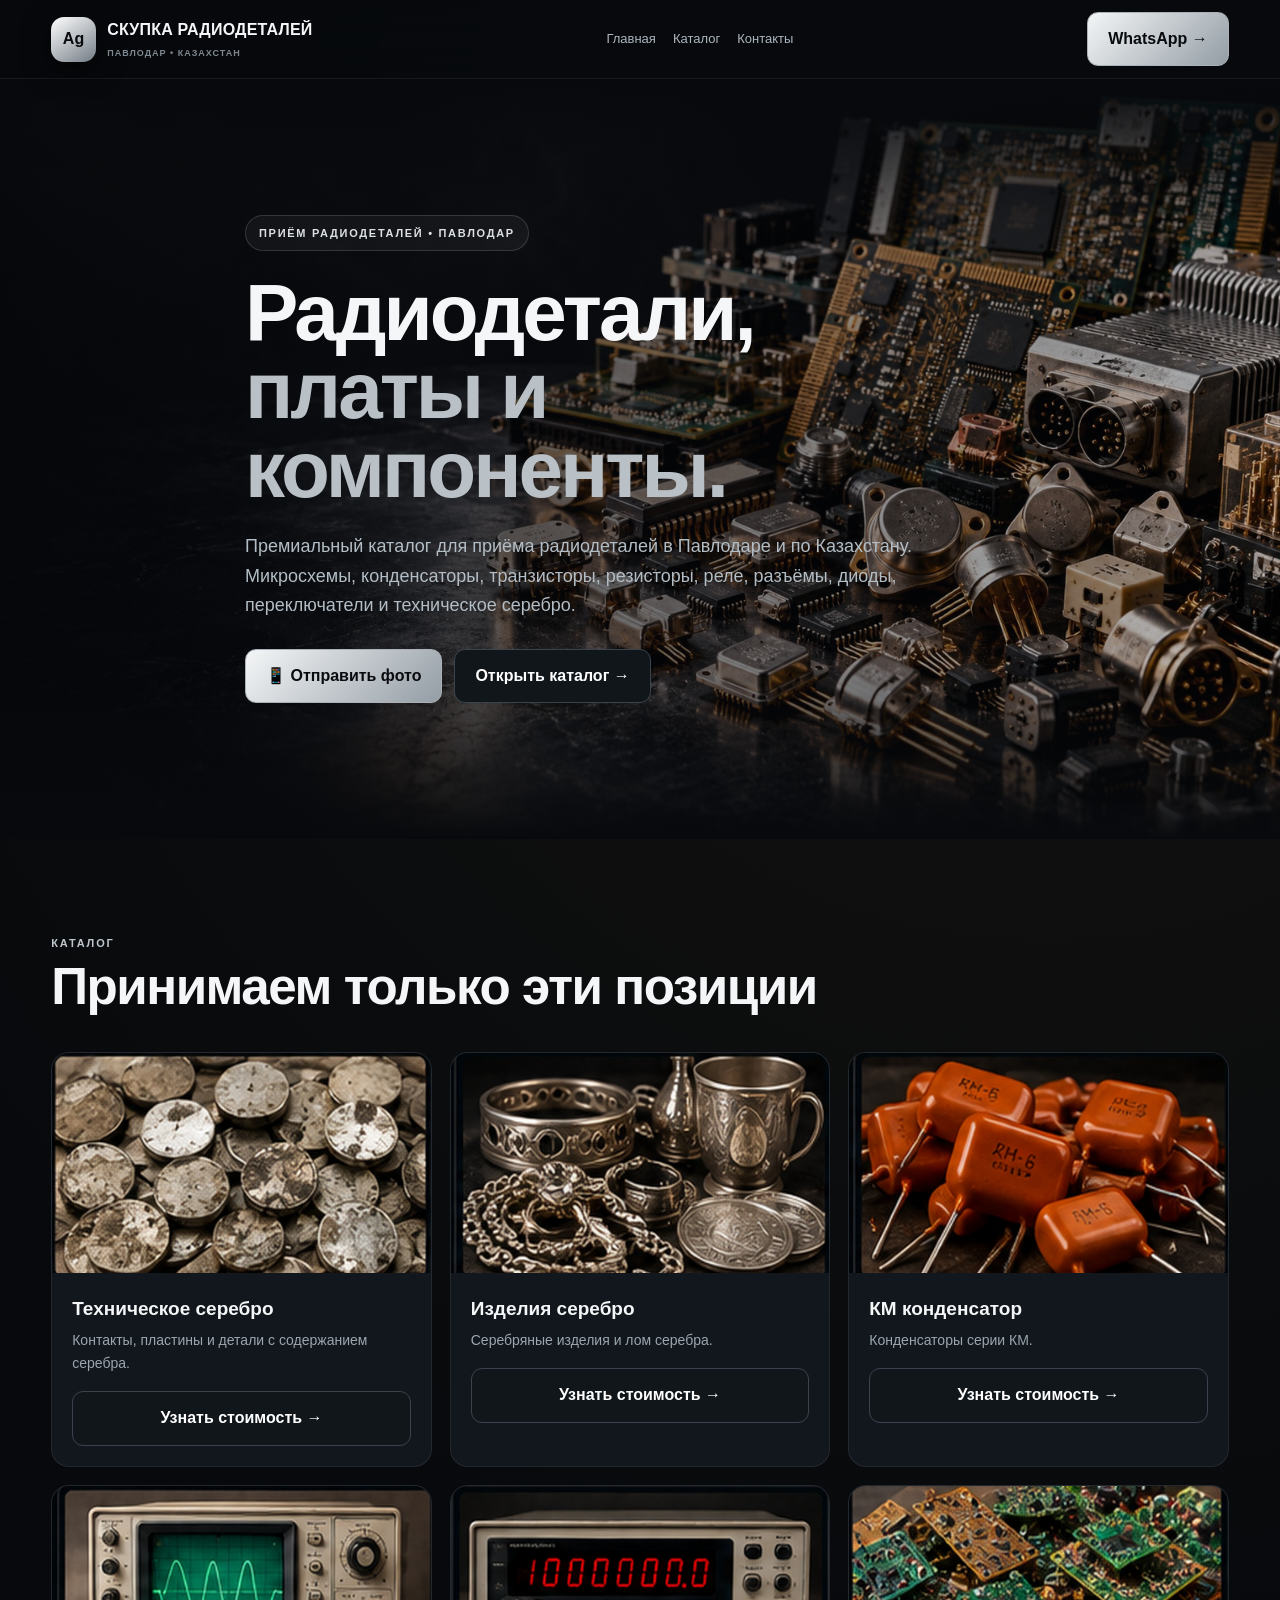
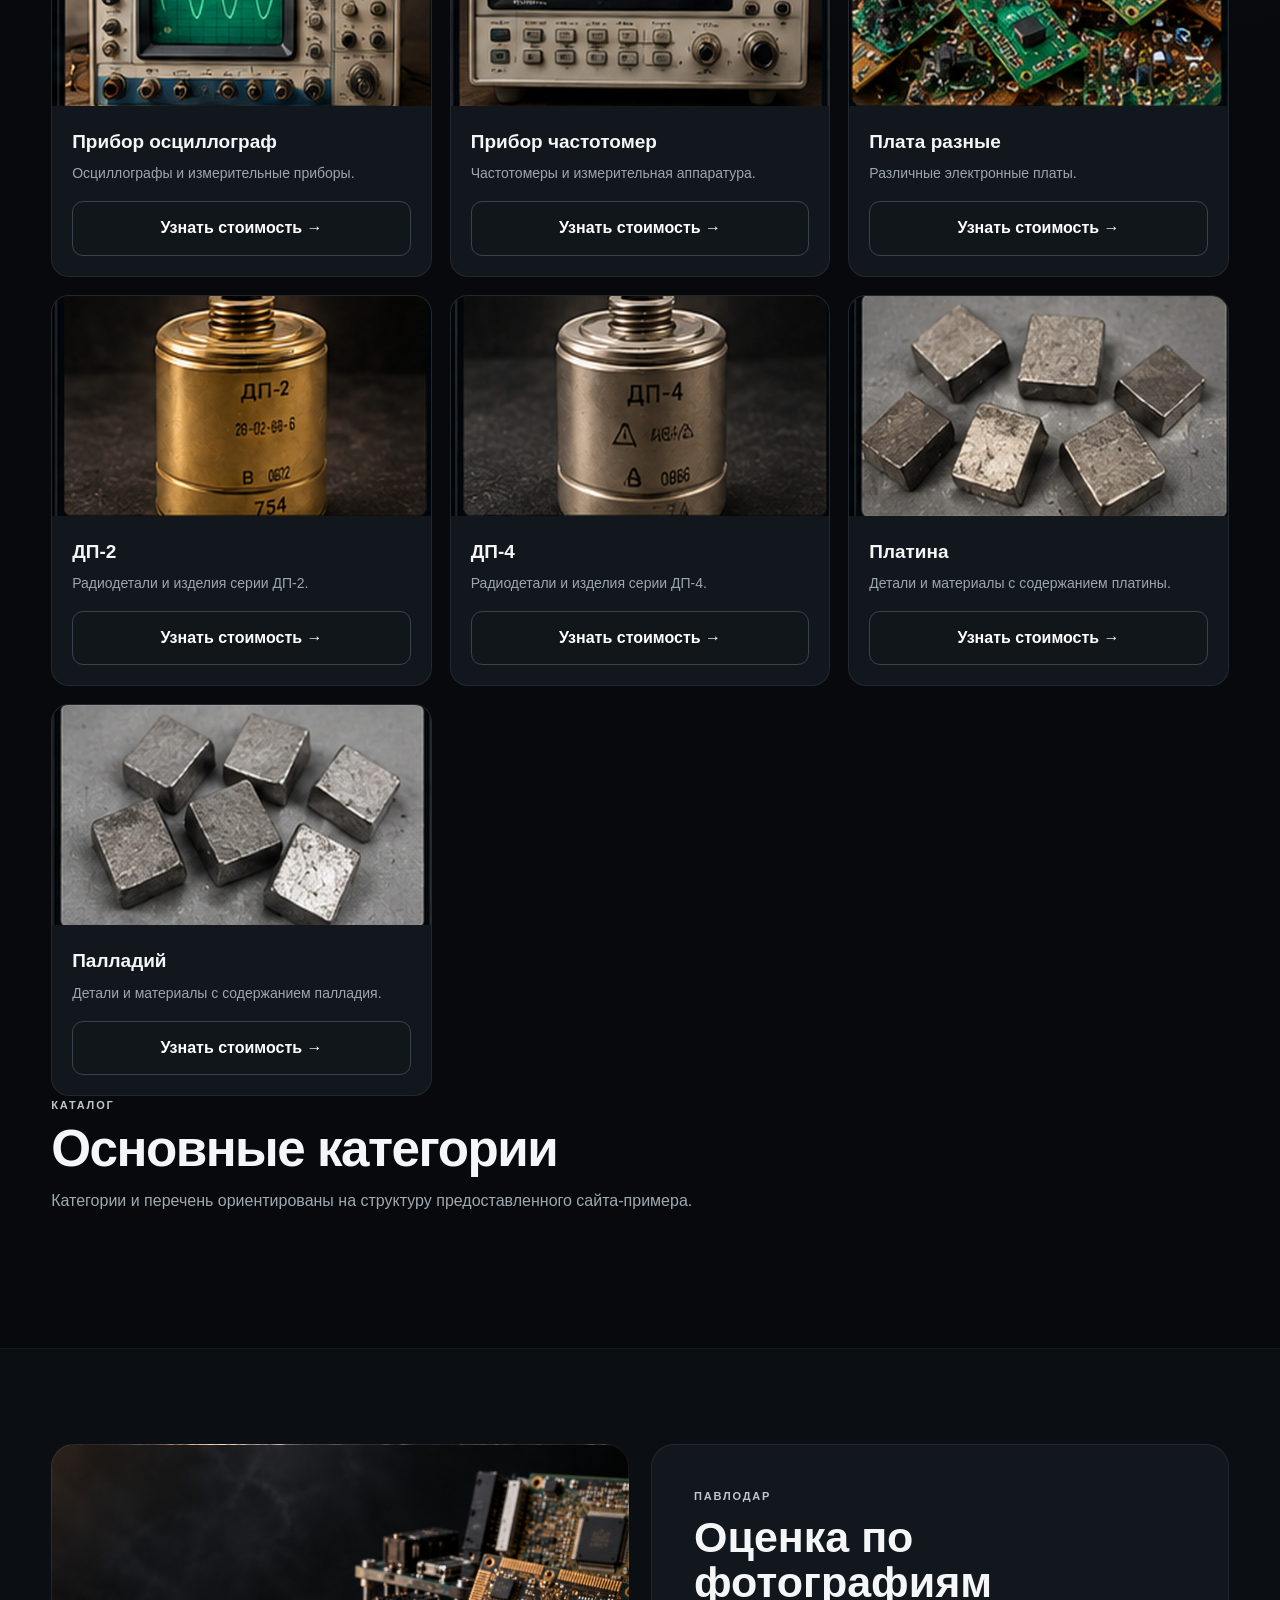
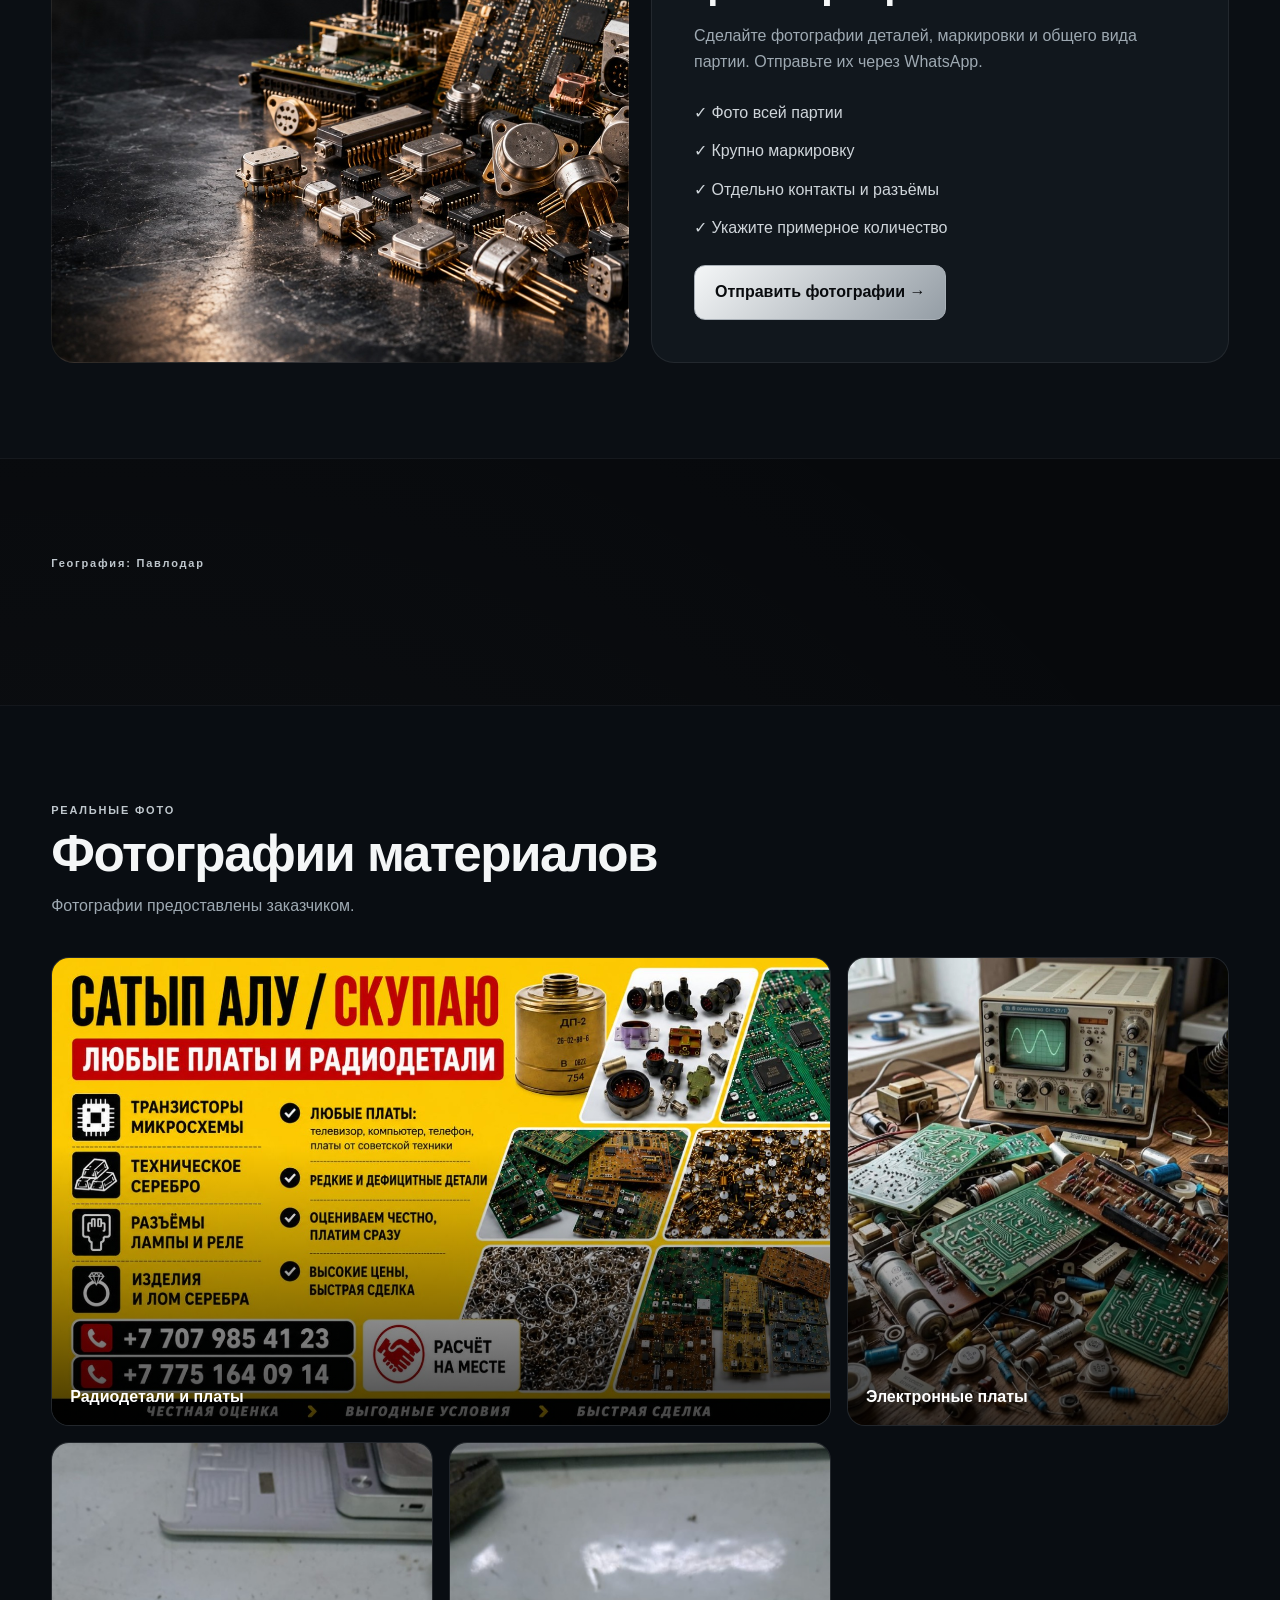
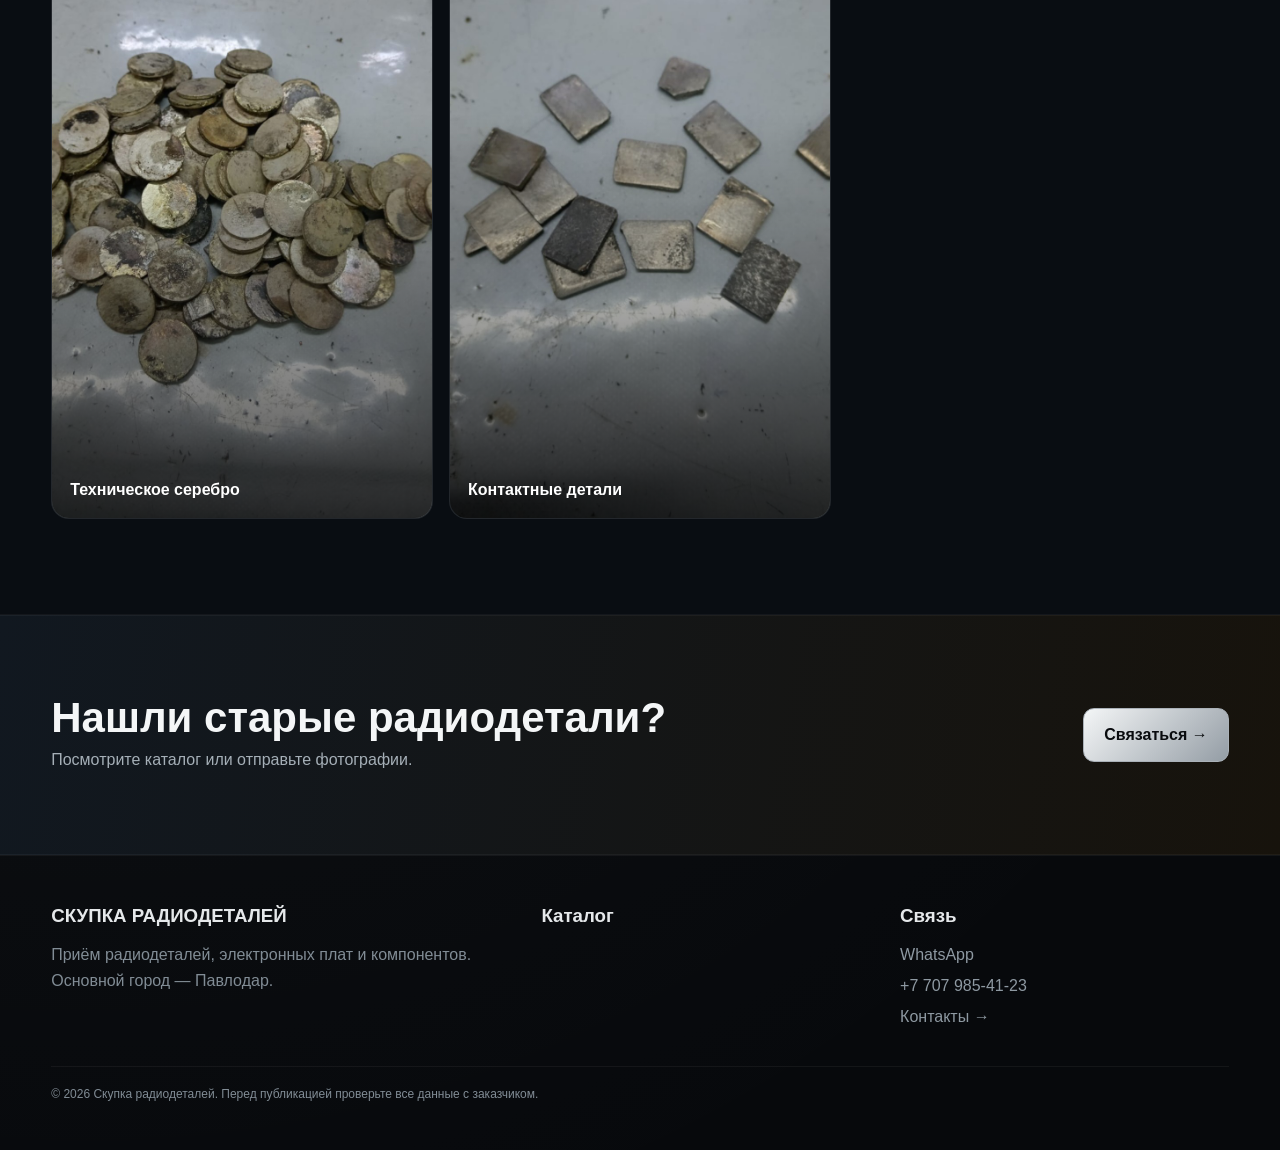
<file: index.html>
<!doctype html><html lang="ru"><head><meta charset="utf-8"><meta name="viewport" content="width=device-width,initial-scale=1"><title>Скупка радиодеталей в Павлодаре | Радиодетали Павлодар</title><meta name="description" content="Скупка радиодеталей в Павлодаре: техническое и изделия из серебра, КМ конденсаторы, платы, ДП-2, ДП-4, осциллографы, частотомеры, платина и палладий."><meta name="robots" content="index,follow"><link rel="stylesheet" href="style.css">  <link rel="icon" href="favicon.ico" type="image/x-icon">
</head><body>
<header class="header"><div class="container nav">
<a class="logo" href="index.html" class="active"><span class="logo-mark">Ag</span><span>СКУПКА РАДИОДЕТАЛЕЙ<small>ПАВЛОДАР • КАЗАХСТАН</small></span></a>
<button class="menu-btn">☰</button>
<nav class="menu">
<a href="index.html">Главная</a><a href="catalog.html">Каталог</a><a href="contacts.html">Контакты</a>
</nav><a class="btn navbtn" href="https://wa.me/77079854123"">WhatsApp →</a>
</div></header>

<main>
<section class="hero"><div class="container hero-content"><span class="badge">ПРИЁМ РАДИОДЕТАЛЕЙ • ПАВЛОДАР</span><h1>Радиодетали,<span>платы и компоненты.</span></h1><p>Премиальный каталог для приёма радиодеталей в Павлодаре и по Казахстану. Микросхемы, конденсаторы, транзисторы, резисторы, реле, разъёмы, диоды, переключатели и техническое серебро.</p><div class="actions"><a class="btn" href="https://wa.me/77079854123"">📱 Отправить фото</a><a class="btn btn-dark" href="catalog.html">Открыть каталог →</a></div></div></section>
<section class="section"><div class="container"><div class="head"><div class="eyebrow">КАТАЛОГ</div><h2>Принимаем только эти позиции</h2></div><div class="catalog"><article class="product">
<img src="tech_silver.jpg" alt="Техническое серебро" loading="lazy">
<div class="product-body">
<h3>Техническое серебро</h3>
<p>Контакты, пластины и детали с содержанием серебра.</p>
<a class="btn btn-dark" href="contacts.html">Узнать стоимость →</a>
</div></article><article class="product">
<img src="silver_products.jpg" alt="Изделия серебро" loading="lazy">
<div class="product-body">
<h3>Изделия серебро</h3>
<p>Серебряные изделия и лом серебра.</p>
<a class="btn btn-dark" href="contacts.html">Узнать стоимость →</a>
</div></article><article class="product">
<img src="km_condensator.jpg" alt="КМ конденсатор" loading="lazy">
<div class="product-body">
<h3>КМ конденсатор</h3>
<p>Конденсаторы серии КМ.</p>
<a class="btn btn-dark" href="contacts.html">Узнать стоимость →</a>
</div></article><article class="product">
<img src="oscilloscope.jpg" alt="Прибор осциллограф" loading="lazy">
<div class="product-body">
<h3>Прибор осциллограф</h3>
<p>Осциллографы и измерительные приборы.</p>
<a class="btn btn-dark" href="contacts.html">Узнать стоимость →</a>
</div></article><article class="product">
<img src="frequency_meter.jpg" alt="Прибор частотомер" loading="lazy">
<div class="product-body">
<h3>Прибор частотомер</h3>
<p>Частотомеры и измерительная аппаратура.</p>
<a class="btn btn-dark" href="contacts.html">Узнать стоимость →</a>
</div></article><article class="product">
<img src="boards.jpg" alt="Плата разные" loading="lazy">
<div class="product-body">
<h3>Плата разные</h3>
<p>Различные электронные платы.</p>
<a class="btn btn-dark" href="contacts.html">Узнать стоимость →</a>
</div></article><article class="product">
<img src="dp2.jpg" alt="ДП-2" loading="lazy">
<div class="product-body">
<h3>ДП-2</h3>
<p>Радиодетали и изделия серии ДП-2.</p>
<a class="btn btn-dark" href="contacts.html">Узнать стоимость →</a>
</div></article><article class="product">
<img src="dp4.jpg" alt="ДП-4" loading="lazy">
<div class="product-body">
<h3>ДП-4</h3>
<p>Радиодетали и изделия серии ДП-4.</p>
<a class="btn btn-dark" href="contacts.html">Узнать стоимость →</a>
</div></article><article class="product">
<img src="platinum.jpg" alt="Платина" loading="lazy">
<div class="product-body">
<h3>Платина</h3>
<p>Детали и материалы с содержанием платины.</p>
<a class="btn btn-dark" href="contacts.html">Узнать стоимость →</a>
</div></article><article class="product">
<img src="palladium.jpg" alt="Палладий" loading="lazy">
<div class="product-body">
<h3>Палладий</h3>
<p>Детали и материалы с содержанием палладия.</p>
<a class="btn btn-dark" href="contacts.html">Узнать стоимость →</a>
</div></article></div></div><div class="container"><div class="head"><div class="eyebrow">КАТАЛОГ</div><h2>Основные категории</h2><p>Категории и перечень ориентированы на структуру предоставленного сайта-примера.</p></div>
<div class="grid">




</div></div></section>
<section class="section alt"><div class="container feature"><div class="photo"></div><div class="copy"><div class="eyebrow">ПАВЛОДАР</div><h2>Оценка по фотографиям</h2><p>Сделайте фотографии деталей, маркировки и общего вида партии. Отправьте их через WhatsApp.</p><div class="checks"><div>✓ Фото всей партии</div><div>✓ Крупно маркировку</div><div>✓ Отдельно контакты и разъёмы</div><div>✓ Укажите примерное количество</div></div><a class="btn" href="https://wa.me/77079854123"">Отправить фотографии →</a></div></div></section>
<section class="section"><div class="container"><div class="head"><div class="eyebrow">География: Павлодар</div></div></section>

<section class="section client-gallery">
<div class="container">
<div class="head">
<div class="eyebrow">РЕАЛЬНЫЕ ФОТО</div>
<h2>Фотографии материалов</h2>
<p>Фотографии предоставлены заказчиком.</p>
</div>
<div class="client-gallery-grid">
<a class="client-photo client-photo-wide" href="real_banner.jpg" target="_blank"><img src="real_banner.jpg" alt="Радиодетали и платы"><span>Радиодетали и платы</span></a>
<a class="client-photo" href="real_boards.jpg" target="_blank"><img src="real_boards.jpg" alt="Электронные платы"><span>Электронные платы</span></a>
<a class="client-photo" href="real_silver.jpg" target="_blank"><img src="real_silver.jpg" alt="Техническое серебро"><span>Техническое серебро</span></a>
<a class="client-photo" href="real_contacts.jpg" target="_blank"><img src="real_contacts.jpg" alt="Контактные детали"><span>Контактные детали</span></a>
</div>
</div>
</section>
<section class="cta"><div class="container cta-inner"><div><h2>Нашли старые радиодетали?</h2><p>Посмотрите каталог или отправьте фотографии.</p></div><a class="btn" href="https://wa.me/77079854123"">Связаться →</a></div></section>
</main>
<footer class="footer"><div class="container"><div class="footer-grid">
<div><h3>СКУПКА РАДИОДЕТАЛЕЙ</h3><p>Приём радиодеталей, электронных плат и компонентов. Основной город — Павлодар.</p></div>
<div><h3>Каталог</h3></div>
<div><h3>Связь</h3><a href="https://wa.me/77774174775">WhatsApp</a><a href="tel:+77079854123"">+7 707 985-41-23</a><a href="contacts.html">Контакты →</a></div>
</div><div class="bottom">© <span data-year>2026</span> Скупка радиодеталей. Перед публикацией проверьте все данные с заказчиком.</div></div></footer>
<script src="script.js"></script></body></html>
</file>
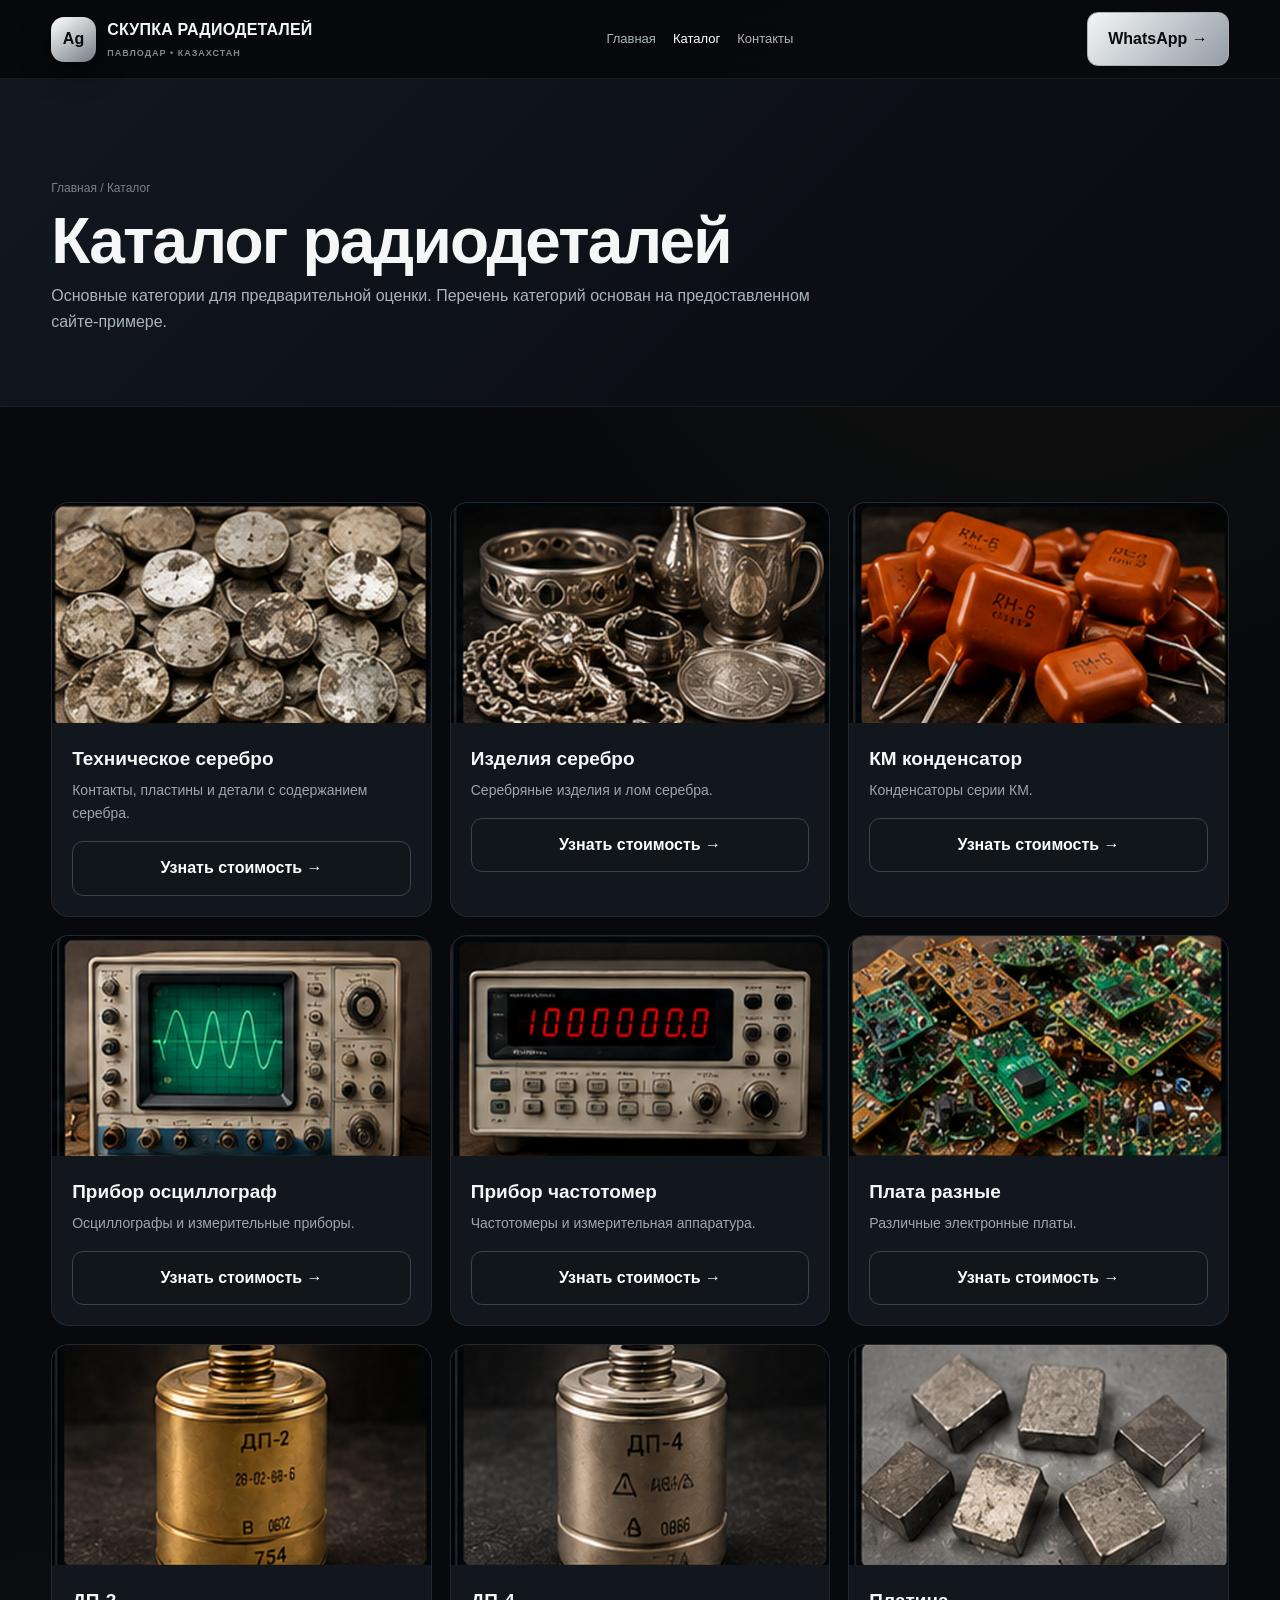
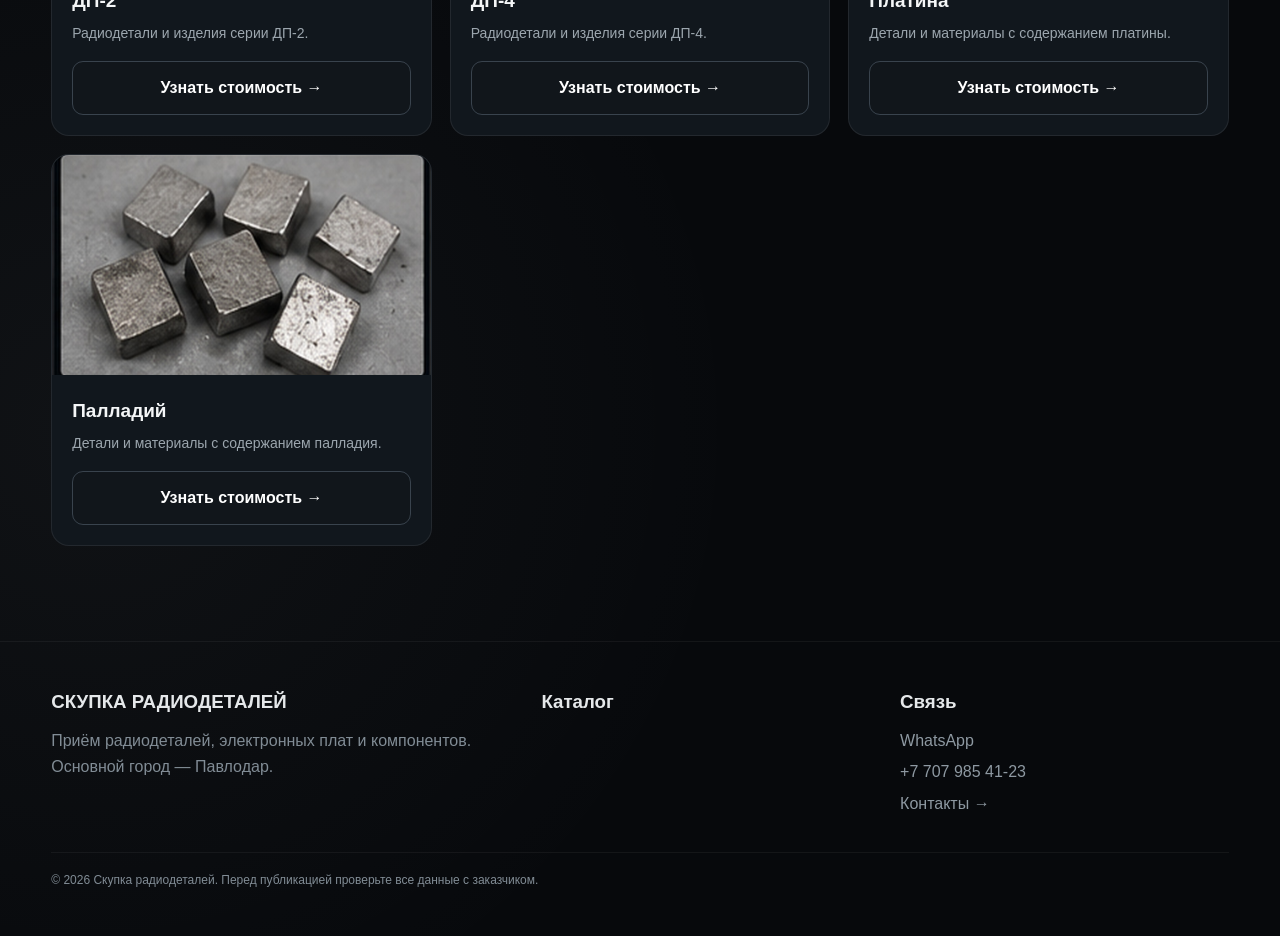
<file: catalog.html>
<!doctype html><html lang="ru"><head><meta charset="utf-8"><meta name="viewport" content="width=device-width,initial-scale=1"><title>Скупка радиодеталей в Павлодаре | Каталог</title><meta name="description" content="Скупка радиодеталей в Павлодаре: техническое и изделия из серебра, КМ конденсаторы, платы, ДП-2, ДП-4, осциллографы, частотомеры, платина и палладий."><meta name="robots" content="index,follow"><link rel="stylesheet" href="style.css">  <link rel="icon" href="favicon.ico" type="image/x-icon">
</head><body>
<header class="header"><div class="container nav">
<a class="logo" href="index.html"><span class="logo-mark">Ag</span><span>СКУПКА РАДИОДЕТАЛЕЙ<small>ПАВЛОДАР • КАЗАХСТАН</small></span></a>
<button class="menu-btn">☰</button>
<nav class="menu">
<a href="index.html">Главная</a><a href="catalog.html" class="active">Каталог</a><a href="contacts.html">Контакты</a>
</nav><a class="btn navbtn" href="https://wa.me/77079854123""">WhatsApp →</a>
</div></header>
<main><div class="page-hero"><div class="container"><div class="crumb">Главная / Каталог</div><h1>Каталог радиодеталей</h1><p>Основные категории для предварительной оценки. Перечень категорий основан на предоставленном сайте-примере.</p></div></div><section class="section"><div class="container"><div class="catalog"><article class="product">
<img src="tech_silver.jpg" alt="Техническое серебро" loading="lazy">
<div class="product-body">
<h3>Техническое серебро</h3>
<p>Контакты, пластины и детали с содержанием серебра.</p>
<a class="btn btn-dark" href="contacts.html">Узнать стоимость →</a>
</div></article><article class="product">
<img src="silver_products.jpg" alt="Изделия серебро" loading="lazy">
<div class="product-body">
<h3>Изделия серебро</h3>
<p>Серебряные изделия и лом серебра.</p>
<a class="btn btn-dark" href="contacts.html">Узнать стоимость →</a>
</div></article><article class="product">
<img src="km_condensator.jpg" alt="КМ конденсатор" loading="lazy">
<div class="product-body">
<h3>КМ конденсатор</h3>
<p>Конденсаторы серии КМ.</p>
<a class="btn btn-dark" href="contacts.html">Узнать стоимость →</a>
</div></article><article class="product">
<img src="oscilloscope.jpg" alt="Прибор осциллограф" loading="lazy">
<div class="product-body">
<h3>Прибор осциллограф</h3>
<p>Осциллографы и измерительные приборы.</p>
<a class="btn btn-dark" href="contacts.html">Узнать стоимость →</a>
</div></article><article class="product">
<img src="frequency_meter.jpg" alt="Прибор частотомер" loading="lazy">
<div class="product-body">
<h3>Прибор частотомер</h3>
<p>Частотомеры и измерительная аппаратура.</p>
<a class="btn btn-dark" href="contacts.html">Узнать стоимость →</a>
</div></article><article class="product">
<img src="boards.jpg" alt="Плата разные" loading="lazy">
<div class="product-body">
<h3>Плата разные</h3>
<p>Различные электронные платы.</p>
<a class="btn btn-dark" href="contacts.html">Узнать стоимость →</a>
</div></article><article class="product">
<img src="dp2.jpg" alt="ДП-2" loading="lazy">
<div class="product-body">
<h3>ДП-2</h3>
<p>Радиодетали и изделия серии ДП-2.</p>
<a class="btn btn-dark" href="contacts.html">Узнать стоимость →</a>
</div></article><article class="product">
<img src="dp4.jpg" alt="ДП-4" loading="lazy">
<div class="product-body">
<h3>ДП-4</h3>
<p>Радиодетали и изделия серии ДП-4.</p>
<a class="btn btn-dark" href="contacts.html">Узнать стоимость →</a>
</div></article><article class="product">
<img src="platinum.jpg" alt="Платина" loading="lazy">
<div class="product-body">
<h3>Платина</h3>
<p>Детали и материалы с содержанием платины.</p>
<a class="btn btn-dark" href="contacts.html">Узнать стоимость →</a>
</div></article><article class="product">
<img src="palladium.jpg" alt="Палладий" loading="lazy">
<div class="product-body">
<h3>Палладий</h3>
<p>Детали и материалы с содержанием палладия.</p>
<a class="btn btn-dark" href="contacts.html">Узнать стоимость →</a>
</div></article></div></div></section></main>
<footer class="footer"><div class="container"><div class="footer-grid">
<div><h3>СКУПКА РАДИОДЕТАЛЕЙ</h3><p>Приём радиодеталей, электронных плат и компонентов. Основной город — Павлодар.</p></div>
<div><h3>Каталог</h3></div>
<div><h3>Связь</h3><a href="https://wa.me/77079854123"">WhatsApp</a><a href="tel:+77079854123"">+7 707 985 41-23</a><a href="contacts.html">Контакты →</a></div>
</div><div class="bottom">© <span data-year>2026</span> Скупка радиодеталей. Перед публикацией проверьте все данные с заказчиком.</div></div></footer>
<script src="script.js"></script></body></html>
</file>
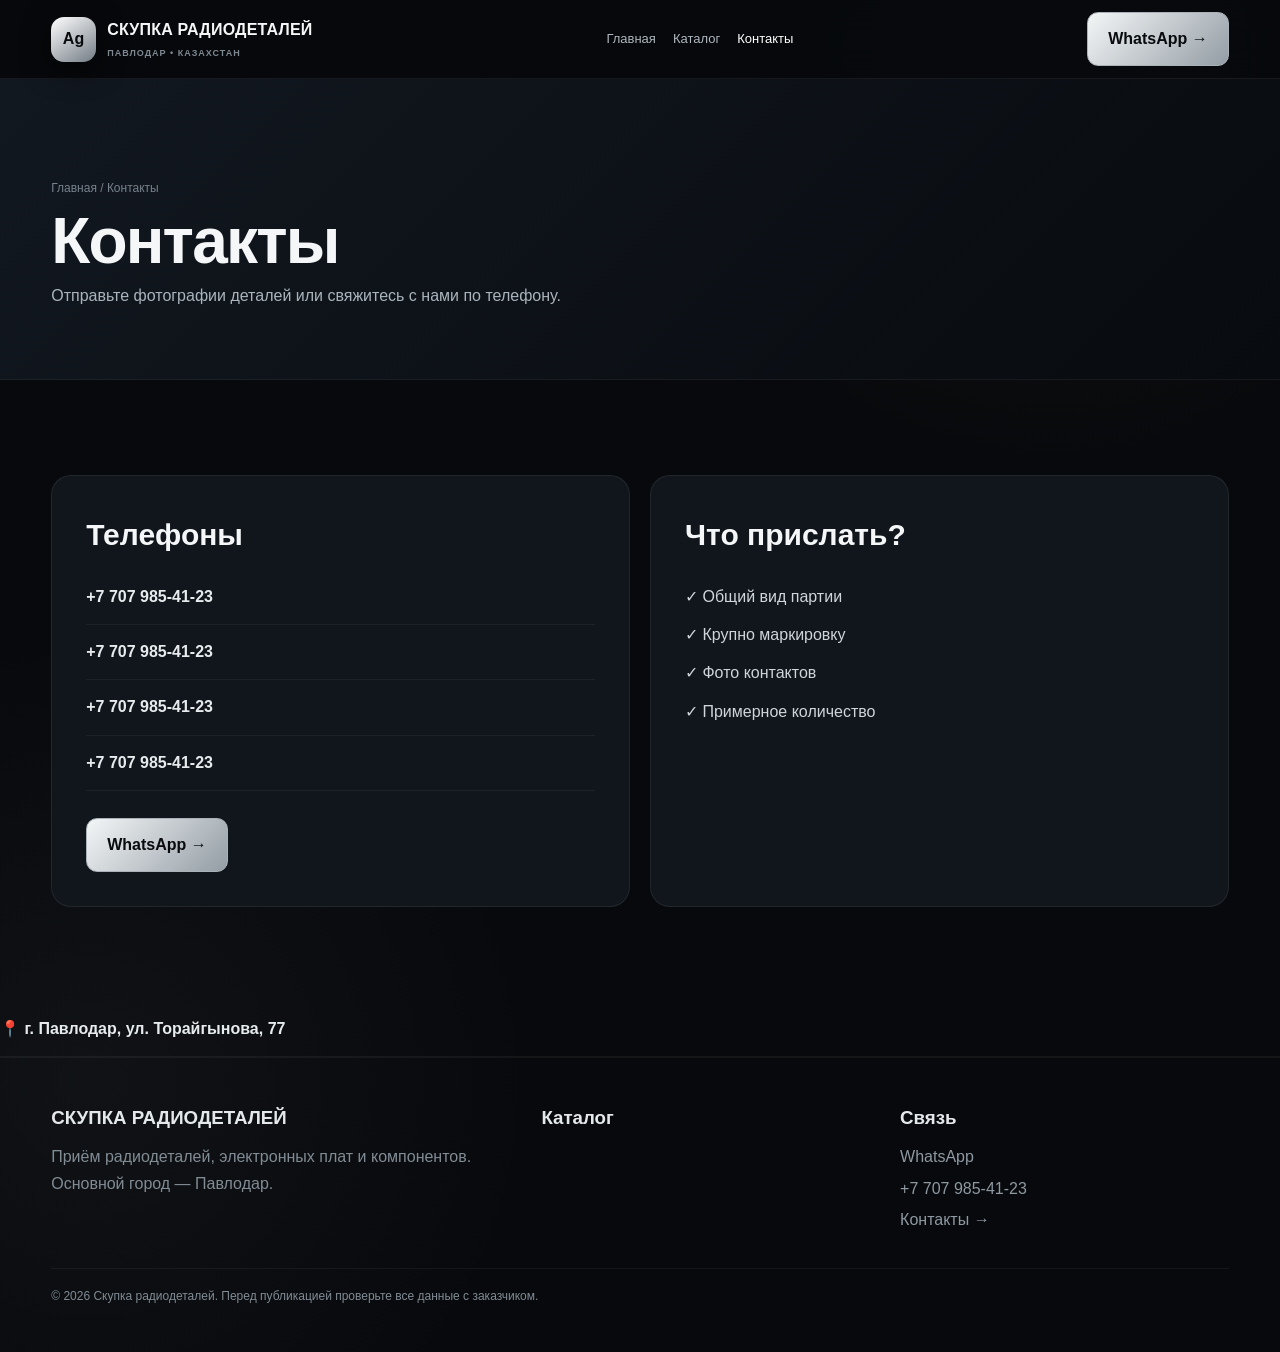
<file: contacts.html>
<!doctype html><html lang="ru"><head><meta charset="utf-8"><meta name="viewport" content="width=device-width,initial-scale=1"><title>Контакты | Скупка радиодеталей в Павлодаре</title><meta name="description" content="Контакты пункта скупки радиодеталей в Павлодаре: адрес, телефон и способы связи."><meta name="robots" content="index,follow"><link rel="stylesheet" href="style.css">  <link rel="icon" href="favicon.ico" type="image/x-icon">
</head><body>
<header class="header"><div class="container nav">
<a class="logo" href="index.html"><span class="logo-mark">Ag</span><span>СКУПКА РАДИОДЕТАЛЕЙ<small>ПАВЛОДАР • КАЗАХСТАН</small></span></a>
<button class="menu-btn">☰</button>
<nav class="menu">
<a href="index.html">Главная</a><a href="catalog.html">Каталог</a><a href="contacts.html" class="active">Контакты</a>
</nav><a class="btn navbtn" href="https://wa.me/77079854123"">WhatsApp →</a>
</div></header>
<main><div class="page-hero"><div class="container"><div class="crumb">Главная / Контакты</div><h1>Контакты</h1><p>Отправьте фотографии деталей или свяжитесь с нами по телефону.</p></div></div><section class="section"><div class="container contact"><div class="contact-box"><h2>Телефоны</h2><a class="contact-link" href="tel:+77079854123">+7 707 985-41-23</a><a class="contact-link" href="tel:+77079854123"">+7 707 985-41-23</a><a class="contact-link" href="tel:+77079854123"">+7 707 985-41-23</a><a class="contact-link" href="tel:+77079854123"">+7 707 985-41-23</a><br><a class="btn" href="https://wa.me/77079854123"">WhatsApp →</a></div><div class="contact-box"><h2>Что прислать?</h2><div class="checks"><div>✓ Общий вид партии</div><div>✓ Крупно маркировку</div><div>✓ Фото контактов</div><div>✓ Примерное количество</div></div></div></div></section><p class="contact-link">📍 г. Павлодар, ул. Торайгынова, 77</p></main>
<footer class="footer"><div class="container"><div class="footer-grid">
<div><h3>СКУПКА РАДИОДЕТАЛЕЙ</h3><p>Приём радиодеталей, электронных плат и компонентов. Основной город — Павлодар.</p></div>
<div><h3>Каталог</h3></div>
<div><h3>Связь</h3><a href="https://wa.me/77079854123">WhatsApp</a><a href="tel:+77079854123"">+7 707 985-41-23</a><a href="contacts.html">Контакты →</a></div>
</div><div class="bottom">© <span data-year>2026</span> Скупка радиодеталей. Перед публикацией проверьте все данные с заказчиком.</div></div></footer>
<script src="script.js"></script></body></html>
</file>
<file: style.css>
:root{
    --bg:#07090c;
    --surface:#0e1318;
    --surface2:#131a21;
    --line:#27313a;
    --text:#f4f6f7;
    --muted:#9ea9b2;
    --silver:#dce2e7;
    --gold:#c99b52;
    --max:1240px;
}

*{box-sizing:border-box;margin:0;padding:0}

html{scroll-behavior:smooth}

body{
    font-family:Arial,Helvetica,sans-serif;
    background:
        radial-gradient(circle at 82% 5%,#c89b5212,transparent 24%),
        radial-gradient(circle at 7% 80%,#dce2e70b,transparent 28%),
        var(--bg);
    color:var(--text);
    line-height:1.65;
}

a{text-decoration:none;color:inherit}
img{display:block;max-width:100%}
button,input,select{font:inherit}

.container{
    width:min(var(--max),92%);
    margin:auto;
}

/* HEADER */
.header{
    position:sticky;
    top:0;
    z-index:1000;
    background:#07090ced;
    backdrop-filter:blur(18px);
    border-bottom:1px solid #ffffff12;
}

.nav{
    min-height:78px;
    display:flex;
    align-items:center;
    justify-content:space-between;
    gap:20px;
    position:relative;
}

.logo{
    display:flex;
    align-items:center;
    gap:11px;
    font-weight:900;
    letter-spacing:.2px;
}

.logo-mark{
    width:45px;
    height:45px;
    border-radius:13px;
    display:grid;
    place-items:center;
    background:linear-gradient(145deg,#fff,#737c85);
    color:#090b0e;
    box-shadow:0 8px 28px #0008;
}

.logo small{
    display:block;
    color:#7f8992;
    font-size:9px;
    letter-spacing:1px;
    margin-top:2px;
}

.menu{
    display:flex;
    align-items:center;
    gap:17px;
}

.menu a{
    font-size:13px;
    color:#aeb7bf;
    transition:.25s;
}

.menu a:hover,
.menu a.active{
    color:#fff;
}

.menu-btn{
    display:none;
    background:none;
    border:0;
    color:#fff;
    font-size:28px;
    cursor:pointer;
}

.btn{
    display:inline-flex;
    align-items:center;
    justify-content:center;
    gap:8px;
    padding:13px 20px;
    border-radius:11px;
    border:1px solid #aab1b8;
    background:linear-gradient(135deg,#f4f6f7,#949da5);
    color:#090b0e;
    font-weight:800;
    cursor:pointer;
    transition:.3s;
}

.btn:hover{
    transform:translateY(-3px);
    box-shadow:0 15px 35px #0009;
}

.btn-dark{
    background:#11161b;
    color:#fff;
    border-color:#39434d;
}

/* HERO */
.hero{
    min-height:760px;
    display:flex;
    align-items:center;
    position:relative;
    overflow:hidden;
    background:
        linear-gradient(90deg,#05070bf5,#05070b9c 45%,#05070b3a),
        url("hero.jpg") center/cover;
}

.hero:after{
    content:"";
    position:absolute;
    inset:0;
    background:linear-gradient(
        0deg,
        #07090c 0%,
        transparent 23%,
        transparent 77%,
        #07090c 100%
    );
    pointer-events:none;
}

.hero-content{
    position:relative;
    z-index:2;
    max-width:790px;
    padding:100px 0;
}

.badge{
    display:inline-block;
    padding:8px 13px;
    border:1px solid #ffffff24;
    border-radius:999px;
    background:#ffffff0b;
    color:#dce1e5;
    font-size:11px;
    font-weight:800;
    letter-spacing:1.7px;
}

.hero h1{
    font-size:clamp(45px,6.5vw,80px);
    line-height:.98;
    letter-spacing:-3px;
    margin:23px 0;
}

.hero h1 span{
    display:block;
    color:#b9c1c7;
}

.hero p{
    font-size:18px;
    color:#b3bdc5;
    max-width:700px;
    margin-bottom:28px;
}

.actions{
    display:flex;
    gap:12px;
    flex-wrap:wrap;
}

/* SECTIONS */
.section{
    padding:95px 0;
}

.alt{
    background:#0b0f14;
    border-top:1px solid #ffffff0b;
    border-bottom:1px solid #ffffff0b;
}

.head{
    max-width:780px;
    margin-bottom:38px;
}

.eyebrow{
    color:#bfc7cd;
    font-size:11px;
    font-weight:800;
    letter-spacing:1.8px;
}

.head h2{
    font-size:clamp(32px,4vw,52px);
    line-height:1.05;
    margin:8px 0 12px;
    letter-spacing:-1.5px;
}

.head p{
    color:var(--muted);
}

/* CATEGORY CARDS */
.grid{
    display:grid;
    grid-template-columns:repeat(4,1fr);
    gap:17px;
}

.card{
    background:linear-gradient(145deg,#151b21,#0c1116);
    border:1px solid #ffffff13;
    border-radius:18px;
    overflow:hidden;
    transition:.3s;
}

.card:hover{
    transform:translateY(-6px);
    border-color:#aeb7bf44;
    box-shadow:0 25px 50px #0007;
}

.card-img{
    height:190px;
    overflow:hidden;
    background:#0b0f13;
}

.card-img img{
    width:100%;
    height:100%;
    object-fit:cover;
    transition:.5s;
}

.card:hover .card-img img{
    transform:scale(1.06);
}

.card-body{
    padding:20px;
}

.card h3{
    font-size:19px;
    margin-bottom:6px;
}

.card p{
    color:#9da7af;
    font-size:14px;
}

.more{
    display:inline-block;
    margin-top:14px;
    color:#e4e7e9;
    font-size:13px;
    font-weight:800;
}

/* FEATURE */
.feature{
    display:grid;
    grid-template-columns:1fr 1fr;
    gap:22px;
}

.photo{
    min-height:500px;
    border-radius:23px;
    background:url("hero.jpg") center/cover;
    border:1px solid #ffffff13;
}

.copy{
    padding:42px;
    border-radius:23px;
    background:#11171d;
    border:1px solid #ffffff13;
}

.copy h2{
    font-size:43px;
    line-height:1.05;
    margin:10px 0 18px;
}

.copy p{
    color:var(--muted);
}

.checks{
    display:grid;
    gap:12px;
    margin:24px 0;
}

.checks div{
    color:#cfd5da;
}

/* STEPS */
.steps{
    display:grid;
    grid-template-columns:repeat(3,1fr);
    gap:17px;
}

.step{
    padding:30px;
    border:1px solid #ffffff13;
    border-radius:18px;
    background:#10151a;
}

.num{
    font-size:45px;
    color:#65717b;
    font-weight:900;
    line-height:1;
}

.step h3{
    margin:13px 0 5px;
}

.step p{
    color:#99a4ad;
}

/* CITIES */
.cities{
    display:flex;
    flex-wrap:wrap;
    gap:9px;
}

.city{
    padding:9px 14px;
    border:1px solid #ffffff15;
    background:#10161c;
    border-radius:99px;
    color:#c9d0d5;
}

.city.main{
    background:#19150d;
    border-color:#b99b65;
    color:#f1e4c9;
}

/* PAGE HERO */
.page-hero{
    padding:100px 0 70px;
    background:linear-gradient(135deg,#121820,#080b0f);
    border-bottom:1px solid #ffffff0b;
}

.crumb{
    font-size:12px;
    color:#77828c;
}

.page-hero h1{
    font-size:clamp(40px,5vw,65px);
    line-height:1;
    letter-spacing:-1.8px;
    margin:10px 0;
}

.page-hero p{
    max-width:780px;
    color:#aab4bc;
}

/* PRODUCT CATALOG */
.catalog{
    display:grid;
    grid-template-columns:repeat(3,1fr);
    gap:18px;
}

.product{
    background:#11171d;
    border:1px solid #ffffff13;
    border-radius:18px;
    overflow:hidden;
    transition:.3s;
}

.product:hover{
    transform:translateY(-5px);
    border-color:#c99b5255;
    box-shadow:0 20px 45px #0008;
}

.product img{
    width:100%;
    height:220px;
    object-fit:cover;
    background:#090c10;
}

.product-body{
    padding:20px;
}

.product h3{
    font-size:19px;
}

.product p{
    color:#9ca6ae;
    font-size:14px;
    margin-top:5px;
}

.tag{
    display:inline-block;
    margin-top:12px;
    padding:5px 9px;
    border-radius:7px;
    border:1px solid #c99b5240;
    background:#1b1710;
    color:#d8bf93;
    font-size:11px;
}

/* CONTACT */
.contact{
    display:grid;
    grid-template-columns:1fr 1fr;
    gap:20px;
}

.contact-box{
    padding:34px;
    background:#10161c;
    border:1px solid #ffffff13;
    border-radius:20px;
}

.contact-box h2{
    font-size:30px;
    margin-bottom:10px;
}

.contact-link{
    display:block;
    padding:14px 0;
    border-bottom:1px solid #ffffff0d;
    font-weight:800;
    color:#e7ebee;
}

/* CTA */
.cta{
    padding:80px 0;
    background:linear-gradient(100deg,#111820,#17130c);
    border-top:1px solid #ffffff0b;
    border-bottom:1px solid #ffffff0b;
}

.cta-inner{
    display:flex;
    align-items:center;
    justify-content:space-between;
    gap:25px;
}

.cta h2{
    font-size:42px;
    line-height:1.05;
}

.cta p{
    color:#a5afb7;
    margin-top:7px;
}

/* FOOTER */
.footer{
    padding:45px 0;
    border-top:1px solid #ffffff0d;
    color:#818c95;
}

.footer-grid{
    display:grid;
    grid-template-columns:1.4fr 1fr 1fr;
    gap:30px;
}

.footer h3{
    color:#e5e8ea;
    margin-bottom:10px;
}

.footer a{
    display:block;
    color:#8e99a2;
    margin:5px 0;
}

.bottom{
    margin-top:30px;
    padding-top:18px;
    border-top:1px solid #ffffff0d;
    font-size:12px;
}

/* MOBILE */
@media(max-width:1050px){
    .grid{grid-template-columns:repeat(2,1fr)}
    .menu{gap:10px}
    .menu a{font-size:12px}
}

@media(max-width:760px){
    .menu-btn{display:block}

    .menu{
        display:none;
        position:absolute;
        top:78px;
        left:0;
        right:0;
        padding:20px 4%;
        background:#070a0e;
        flex-direction:column;
        align-items:flex-start;
        border-bottom:1px solid #ffffff12;
    }

    .menu.open{display:flex}

    .nav .navbtn{display:none}

    .hero{
        min-height:680px;
        background-position:65% center;
    }

    .feature,
    .contact,
    .steps,
    .footer-grid{
        grid-template-columns:1fr;
    }

    .photo{min-height:360px}

    .cta-inner{
        display:block;
    }

    .cta .btn{
        margin-top:20px;
    }

    .grid,
    .catalog{
        grid-template-columns:1fr 1fr;
    }

    .section{
        padding:70px 0;
    }
}

@media(max-width:500px){
    .logo{font-size:14px}
    .logo-mark{width:40px;height:40px}

    .grid,
    .catalog{
        grid-template-columns:1fr;
    }

    .hero h1{
        letter-spacing:-2px;
    }

    .hero p{
        font-size:16px;
    }

    .actions .btn{
        width:100%;
    }

    .copy{
        padding:28px;
    }

    .copy h2{
        font-size:34px;
    }

    .page-hero{
        padding:75px 0 55px;
    }
}

/* CLIENT PHOTO GALLERY */
.client-gallery{background:#090d12;border-top:1px solid #ffffff0b;border-bottom:1px solid #ffffff0b}
.client-gallery-grid{display:grid;grid-template-columns:repeat(3,1fr);gap:16px}
.client-photo{position:relative;min-height:250px;overflow:hidden;border-radius:18px;border:1px solid #ffffff18;background:#0c1116}
.client-photo-wide{grid-column:span 2}
.client-photo img{width:100%;height:100%;min-height:250px;object-fit:cover;transition:.45s}
.client-photo:after{content:"";position:absolute;inset:0;background:linear-gradient(0deg,#000b,transparent 60%)}
.client-photo span{position:absolute;left:18px;bottom:15px;z-index:2;color:#fff;font-weight:800}
.product-body .btn{width:100%;margin-top:16px}
@media(max-width:760px){.client-gallery-grid{grid-template-columns:1fr 1fr}.client-photo-wide{grid-column:span 2}}
@media(max-width:500px){.client-gallery-grid{grid-template-columns:1fr}.client-photo-wide{grid-column:span 1}}
</file>
